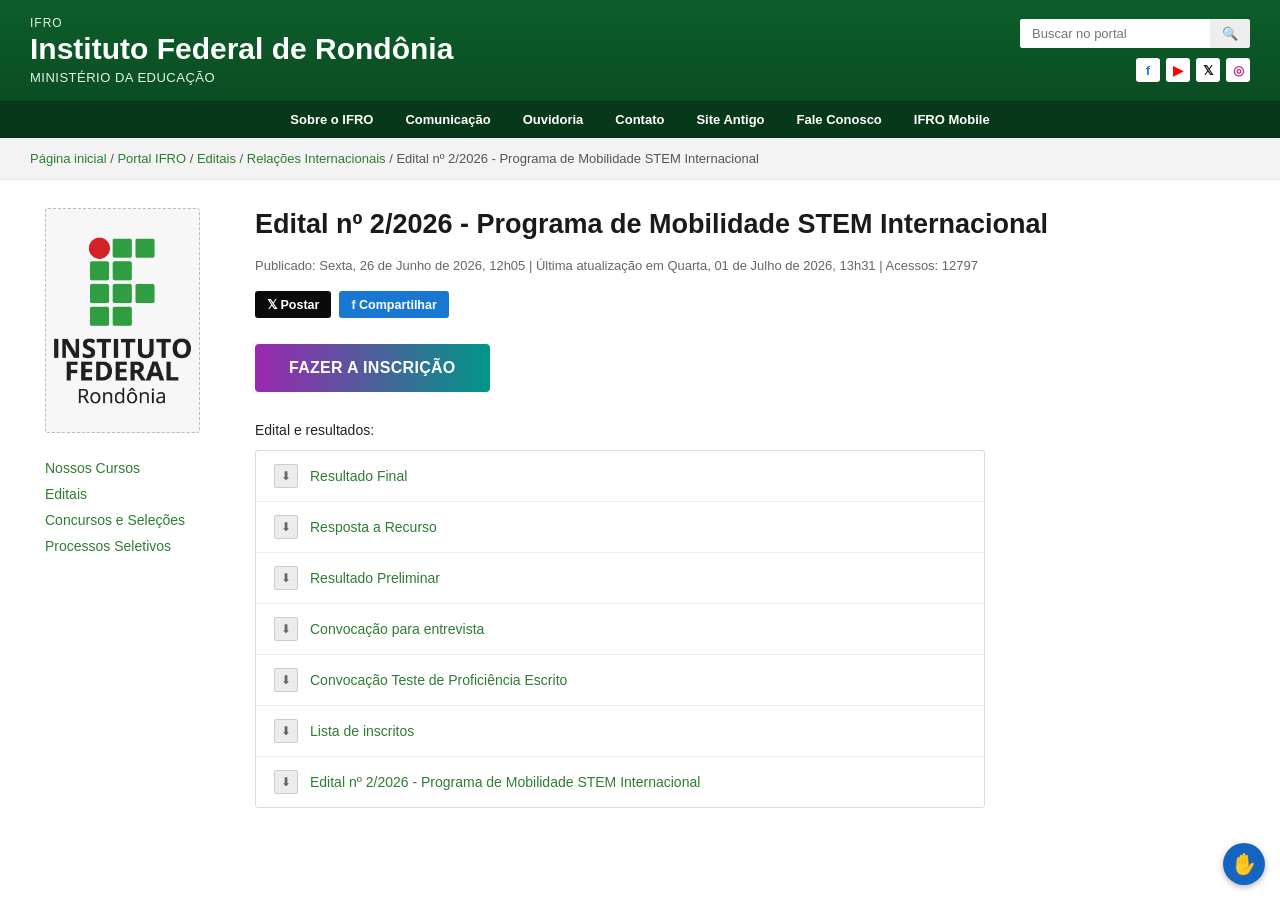
<file: index.html>
<!DOCTYPE html>
<html lang="pt-BR">
<head>
<meta charset="UTF-8">
<link rel="stylesheet" href="static/style.css">
<title>Edital nº 2/2026 - Programa de Mobilidade STEM Internacional - IFRO</title>

</head>
<body>

  <!-- Top header -->
  <div class="top-header">
    <div class="brand">
      <small>IFRO</small>
      <h1>Instituto Federal de Rondônia</h1>
      <div class="ministerio">MINISTÉRIO DA EDUCAÇÃO</div>
    </div>
    <div class="top-right">
      <div class="search-box">
        <input type="text" placeholder="Buscar no portal">
        <button>🔍</button>
      </div>
      <div class="socials">
        <a href="#" class="fb">f</a>
        <a href="#" class="yt">▶</a>
        <a href="#" class="tw">𝕏</a>
        <a href="#" class="ig">◎</a>
      </div>
    </div>
  </div>

  <!-- Nav bar -->
  <div class="navbar">
    <a href="#">Sobre o IFRO</a>
    <a href="#">Comunicação</a>
    <a href="#">Ouvidoria</a>
    <a href="#">Contato</a>
    <a href="#">Site Antigo</a>
    <a href="#">Fale Conosco</a>
    <a href="#">IFRO Mobile</a>
  </div>

  <!-- Breadcrumb -->
  <div class="breadcrumb">
    <a href="#">Página inicial</a> / <a href="#">Portal IFRO</a> / <a href="#">Editais</a> / <a href="#">Relações Internacionais</a> / Edital nº 2/2026 - Programa de Mobilidade STEM Internacional
  </div>

  <div class="container">
    <!-- Sidebar -->
    <div class="sidebar">
      <div class="logo-block">
        <!-- Espaço reservado para a logo real do IF -->
        <img src="image/logotipo-IFRO-portal-principal.png" alt="Logo Instituto Federal de Rondônia" class="logo-img">
      </div>

      <a href="#" class="side-link">Nossos Cursos</a>
      <a href="#" class="side-link">Editais</a>
      <a href="#" class="side-link">Concursos e Seleções</a>
      <a href="#" class="side-link">Processos Seletivos</a>
    </div>

    <!-- Main content -->
    <div class="main-content">
      <h2>Edital nº 2/2026 - Programa de Mobilidade STEM Internacional</h2>
      <div class="meta-info">
        Publicado: Sexta, 26 de Junho de 2026, 12h05 | Última atualização em Quarta, 01 de Julho de 2026, 13h31 | Acessos: 12797
      </div>
      <div class="action-buttons">
        <button class="btn-post">𝕏 Postar</button>
        <button class="btn-share">f Compartilhar</button>
      </div>

      <a href="#" class="btn-inscricao">FAZER A INSCRIÇÃO</a>

      <div class="section-title">Edital e resultados:</div>
      <div class="results-box">
        <div class="result-item"><span class="icon">⬇</span><a href="#">Resultado Final</a></div>
        <div class="result-item"><span class="icon">⬇</span><a href="#">Resposta a Recurso</a></div>
        <div class="result-item"><span class="icon">⬇</span><a href="#">Resultado Preliminar</a></div>
        <div class="result-item"><span class="icon">⬇</span><a href="#">Convocação para entrevista</a></div>
        <div class="result-item"><span class="icon">⬇</span><a href="#">Convocação Teste de Proficiência Escrito</a></div>
        <div class="result-item"><span class="icon">⬇</span><a href="#">Lista de inscritos</a></div>
        <div class="result-item"><span class="icon">⬇</span><a href="#">Edital nº 2/2026 - Programa de Mobilidade STEM Internacional</a></div>
      </div>
    </div>
  </div>

  <div class="a11y-btn">✋</div>

</body>
</html>
</file>
<file: static/style.css>
* {
    box-sizing: border-box;
    margin: 0;
    padding: 0;
    font-family: Arial, "Helvetica Neue", Helvetica, sans-serif;
  }
  body {
    color: #333;
    background: #fff;
    font-size: 14px;
  }

  /* ===== Top header ===== */
  .top-header {
    background: linear-gradient(#0d5e2a, #0a4d22);
    padding: 16px 30px;
    display: flex;
    justify-content: space-between;
    align-items: center;
  }
  .brand small {
    color: #dff0e0;
    font-size: 12px;
    letter-spacing: 1px;
    display: block;
  }
  .brand h1 {
    color: #fff;
    font-size: 30px;
    font-weight: bold;
    margin: 2px 0 4px 0;
  }
  .brand .ministerio {
    color: #e3f3e6;
    font-size: 13px;
    letter-spacing: 0.5px;
  }
  .top-right { display: flex; flex-direction: column; align-items: flex-end; gap: 10px; }
  .search-box {
    display: flex;
    background: #fff;
    border-radius: 3px;
    overflow: hidden;
  }
  .search-box input {
    padding: 7px 12px;
    border: none;
    width: 190px;
    font-size: 13px;
    outline: none;
  }
  .search-box button {
    background: #eeeeee;
    border: none;
    padding: 0 12px;
    cursor: pointer;
    color: #555;
    font-size: 13px;
  }
  .socials { display: flex; gap: 6px; }
  .socials a {
    width: 24px; height: 24px;
    background: #ffffff;
    border-radius: 3px;
    display: flex; align-items: center; justify-content: center;
    text-decoration: none;
    font-weight: bold;
    font-size: 13px;
  }
  .socials a.fb { color: #1877f2; }
  .socials a.yt { color: #ff0000; }
  .socials a.tw { color: #14171a; }
  .socials a.ig { color: #c13584; }

  /* ===== Nav bar ===== */
  .navbar {
    background: #08381a;
    display: flex;
    justify-content: center;
    gap: 32px;
    padding: 11px 0;
  }
  .navbar a {
    color: #fff;
    text-decoration: none;
    font-size: 13px;
    font-weight: 600;
  }
  .navbar a:hover { text-decoration: underline; }

  /* ===== Breadcrumb ===== */
  .breadcrumb {
    background: #f3f3f3;
    padding: 13px 30px;
    font-size: 13px;
    color: #555;
    border-bottom: 1px solid #e6e6e6;
  }
  .breadcrumb a { color: #2e7d32; text-decoration: none; }
  .breadcrumb a:hover { text-decoration: underline; }

  /* ===== Layout ===== */
  .container {
    display: flex;
    max-width: 1250px;
    margin: 28px auto;
    gap: 35px;
    padding: 0 30px;
    align-items: flex-start;
  }

  /* ===== Sidebar ===== */
  .sidebar { width: 175px; flex-shrink: 0; }
  .logo-block { margin-bottom: 22px; }
  .logo-img {
    width: 155px;
    height: 225px;
    object-fit: contain;
    background: #f7f7f7;
    border: 1px dashed #bbb;
    border-radius: 3px;
    display: block;
  }
  .side-link {
    display: block;
    color: #2e7d32;
    text-decoration: none;
    font-size: 14px;
    padding: 5px 0;
  }
  .side-link:hover { text-decoration: underline; }

  /* ===== Main content ===== */
  .main-content { flex: 1; }
  .main-content h2 {
    font-size: 27px;
    color: #1a1a1a;
    font-weight: 600;
    line-height: 1.25;
    margin-bottom: 14px;
  }
  .meta-info {
    font-size: 13px;
    color: #666;
    margin-bottom: 16px;
    line-height: 1.5;
  }
  .action-buttons {
    display: flex;
    gap: 8px;
    margin-bottom: 26px;
  }
  .btn-post {
    background: #0a0a0a;
    color: #fff;
    border: none;
    padding: 6px 12px;
    font-size: 12.5px;
    font-weight: 600;
    border-radius: 3px;
    cursor: pointer;
  }
  .btn-share {
    background: #1877d1;
    color: #fff;
    border: none;
    padding: 6px 12px;
    font-size: 12.5px;
    font-weight: 600;
    border-radius: 3px;
    cursor: pointer;
  }
  .btn-inscricao {
    display: inline-block;
    background: linear-gradient(90deg, #9c27b0, #009688);
    color: #fff;
    font-weight: bold;
    font-size: 16px;
    padding: 15px 34px;
    border-radius: 4px;
    text-decoration: none;
    margin-bottom: 30px;
    letter-spacing: 0.3px;
  }
  .section-title { font-size: 14px; margin-bottom: 12px; color: #222; }
  .results-box {
    border: 1px solid #ddd;
    border-radius: 3px;
    max-width: 730px;
  }
  .result-item {
    display: flex;
    align-items: center;
    gap: 12px;
    padding: 13px 18px;
    font-size: 14px;
    border-bottom: 1px solid #eee;
  }
  .result-item:last-child { border-bottom: none; }
  .result-item .icon {
    width: 24px; height: 24px;
    background: #ececec;
    border: 1px solid #ccc;
    border-radius: 2px;
    display: flex; align-items: center; justify-content: center;
    font-size: 12px;
    color: #666;
    flex-shrink: 0;
  }
  .result-item a { color: #2e7d32; text-decoration: none; }
  .result-item a:hover { text-decoration: underline; }

  .a11y-btn {
    position: fixed;
    right: 15px;
    bottom: 15px;
    width: 42px; height: 42px;
    background: #1565c0;
    border-radius: 50%;
    display: flex; align-items: center; justify-content: center;
    color: #fff;
    font-size: 20px;
    box-shadow: 0 2px 6px rgba(0,0,0,0.3);
  }
/* ===================================================
   ESTILOS EXCLUSIVOS: AWARENESS & STATS
   (Escopados para não interferir no index.html)
   =================================================== */

/* Centralização aplicada apenas aos contêineres específicos */
.awareness-container,
.stats-container {
    text-align: center;
    display: flex;
    flex-direction: column;
    align-items: center;
}

.awareness-container .logo-box,
.stats-container .logo-box {
    margin-left: auto;
    margin-right: auto;
}

.subtitle {
    text-align: center;
    color: #777777;
    font-size: 0.9rem;
    margin-bottom: 25px;
}

/* --- PÁGINA EDUCATIVA (awareness.html) --- */
.awareness-container {
    border-top: 5px solid #d9534f;
}

.alert-banner {
    background-color: #fdf2f2;
    border: 1px solid #f8d7da;
    border-radius: 8px;
    padding: 15px;
    text-align: center;
    margin-bottom: 20px;
    width: 100%;
}

.alert-icon {
    font-size: 2rem;
    display: block;
    margin-bottom: 5px;
}

.alert-banner h2 {
    color: #c0392b;
    margin: 0;
}

.privacy-badge {
    background-color: #e8f5e9;
    color: #2e7d32;
    padding: 12px 15px;
    border-radius: 6px;
    font-size: 0.88rem;
    margin-bottom: 20px;
    border: 1px solid #c8e6c9;
    width: 100%;
    text-align: left;
}

.tips-card {
    background-color: #fafafa;
    border: 1px solid #eeeeee;
    padding: 20px;
    border-radius: 8px;
    margin-top: 15px;
    width: 100%;
    text-align: left;
}

.tips-card h3 {
    font-size: 1rem;
    color: #333333;
    margin-bottom: 12px;
}

.tips-list {
    list-style-type: disc;
    padding-left: 20px;
}

.tips-list li {
    font-size: 0.9rem;
    margin-bottom: 10px;
    color: #444444;
}

/* --- PAINEL DE MÉTRICAS (stats.html) --- */
.stats-container {
    border-top: 5px solid #007a3d;
}

.stats-grid {
    display: grid;
    grid-template-columns: repeat(3, 1fr);
    gap: 12px;
    margin: 20px 0;
    width: 100%;
}

.stat-card {
    background-color: #f8f9fa;
    border: 1px solid #e9ecef;
    border-radius: 8px;
    padding: 15px 10px;
    text-align: center;
}

.stat-number {
    display: block;
    font-size: 1.6rem;
    font-weight: bold;
    color: #007a3d;
}

.stat-number.danger {
    color: #c0392b;
}

.stat-card.highlight {
    background-color: #fff8e1;
    border-color: #ffe082;
}

.stat-label {
    font-size: 0.78rem;
    color: #666666;
    margin-top: 4px;
    display: block;
}

.progress-box {
    margin: 20px 0;
    width: 100%;
    text-align: left;
}

.progress-box label {
    font-size: 0.85rem;
    font-weight: 600;
    color: #555555;
    margin-bottom: 6px;
    display: block;
}

.progress-bar-bg {
    width: 100%;
    height: 12px;
    background-color: #e0e0e0;
    border-radius: 6px;
    overflow: hidden;
}

.progress-bar-fill {
    height: 100%;
    background-color: #c0392b;
    transition: width 0.5s ease;
}

/* --- BOTÕES DAS PÁGINAS ADICIONAIS --- */
.footer-action {
    display: flex;
    gap: 10px;
    margin-top: 25px;
    justify-content: center;
    width: 100%;
}

.btn-secondary {
    display: inline-block;
    text-align: center;
    padding: 10px 18px;
    background-color: #e0e0e0;
    color: #333333;
    text-decoration: none;
    border-radius: 6px;
    font-size: 0.9rem;
    font-weight: 600;
}

.btn-secondary:hover {
    background-color: #d0d0d0;
}

.btn-refresh {
    padding: 10px 18px;
    background-color: #007a3d;
    color: #ffffff;
    border: none;
    border-radius: 6px;
    font-size: 0.9rem;
    font-weight: 600;
    cursor: pointer;
}

.btn-refresh:hover {
    background-color: #005c2e;
}

@media (max-width: 480px) {
    .stats-grid {
        grid-template-columns: 1fr;
    }
}
</file>
